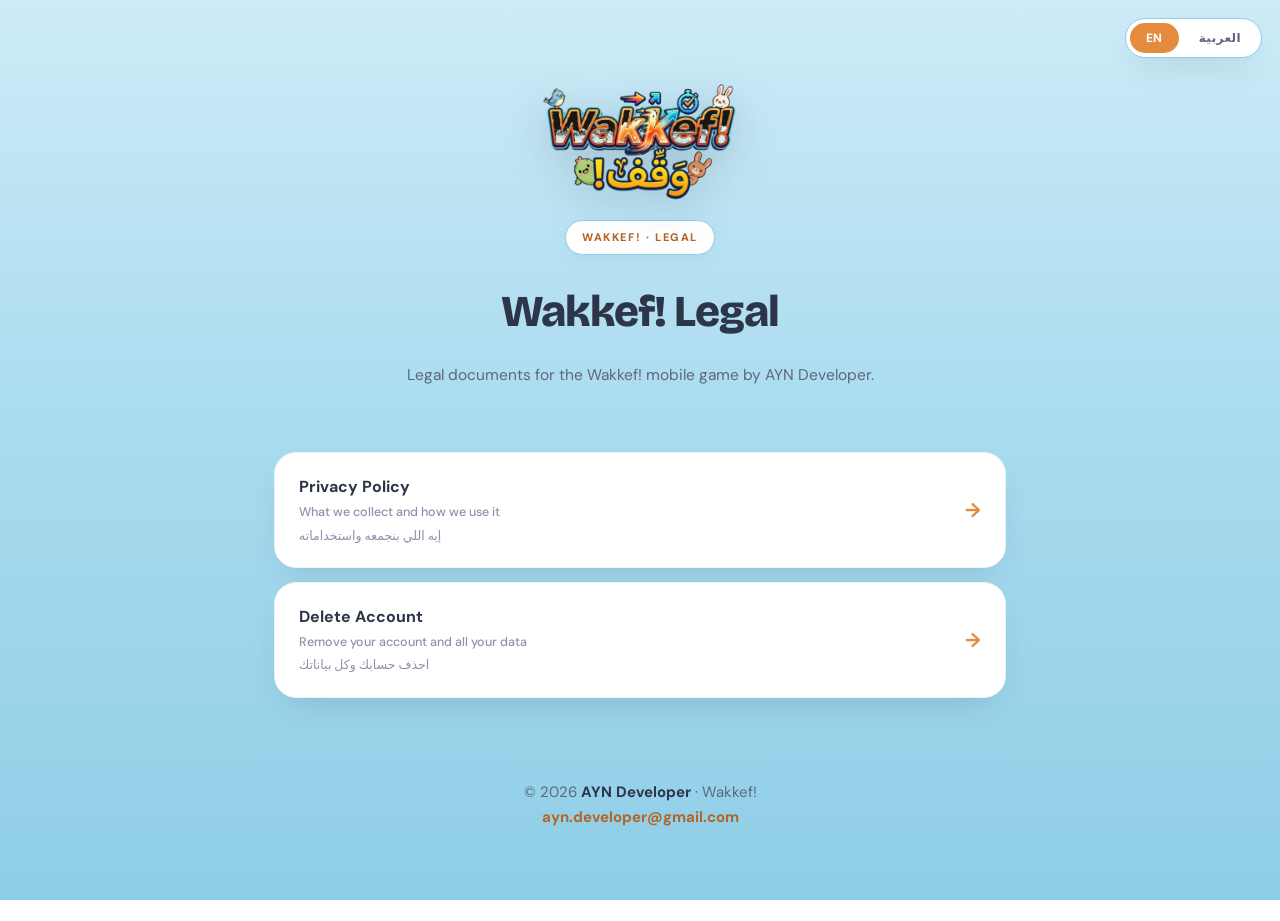
<file: index.html>
<!DOCTYPE html>
<html lang="en">
<head>
  <meta charset="UTF-8" />
  <meta name="viewport" content="width=device-width, initial-scale=1.0" />
  <meta name="robots" content="index,follow" />
  <title>Wakkef! · Legal</title>
  <meta name="description" content="Legal documents for the Wakkef! mobile game by AYN Developer — Privacy Policy and Account Deletion." />
  <link rel="preconnect" href="https://fonts.googleapis.com" />
  <link rel="preconnect" href="https://fonts.gstatic.com" crossorigin />
  <link
    href="https://fonts.googleapis.com/css2?family=Bricolage+Grotesque:opsz,wght@12..96,400..800&family=DM+Sans:wght@400;500;600;700;800&family=Cairo:wght@400;600;800;900&family=El+Messiri:wght@600;700&display=swap"
    rel="stylesheet"
  />
  <link rel="stylesheet" href="assets/style.css" />
</head>
<body class="en">
  <div class="lang-toggle">
    <button id="btn-en" class="active" onclick="setLang('en')">EN</button>
    <button id="btn-ar" onclick="setLang('ar')">العربية</button>
  </div>

  <div class="page">
    <header class="hero">
      <img class="logo" src="assets/logo.png" alt="Wakkef!" />

      <span class="badge lang-en">Wakkef! · Legal</span>
      <span class="badge lang-ar">وقّف! · القانونية</span>

      <h1 class="lang-en">Wakkef! Legal</h1>
      <h1 class="lang-ar">المستندات القانونية</h1>

      <p class="subtitle lang-en">
        Legal documents for the Wakkef! mobile game by AYN Developer.
      </p>
      <p class="subtitle lang-ar">
        المستندات القانونية الخاصة بلعبة وقّف! من AYN Developer.
      </p>
    </header>

    <div class="hub-links">
      <a href="privacy/">
        <span>
          <span class="lang-en">Privacy Policy</span>
          <span class="lang-ar">سياسة الخصوصية</span>
          <span class="sub lang-en">What we collect and how we use it</span>
          <span class="sub lang-ar">إيه اللي بنجمعه واستخداماته</span>
        </span>
        <span class="arrow">→</span>
      </a>
      <a href="delete-account/">
        <span>
          <span class="lang-en">Delete Account</span>
          <span class="lang-ar">حذف الحساب</span>
          <span class="sub lang-en">Remove your account and all your data</span>
          <span class="sub lang-ar">احذف حسابك وكل بياناتك</span>
        </span>
        <span class="arrow">→</span>
      </a>
    </div>

    <footer>
      <p>
        © 2026 <strong>AYN Developer</strong> · Wakkef!
        <br />
        <a href="mailto:ayn.developer@gmail.com">ayn.developer@gmail.com</a>
      </p>
    </footer>
  </div>

  <script>
    function setLang(lang) {
      document.body.className = lang;
      document.documentElement.lang = lang === 'ar' ? 'ar' : 'en';
      document.getElementById('btn-en').classList.toggle('active', lang === 'en');
      document.getElementById('btn-ar').classList.toggle('active', lang === 'ar');
      try { localStorage.setItem('wakkef.legal.lang', lang); } catch (e) {}
    }
    (function () {
      let saved = null;
      try { saved = localStorage.getItem('wakkef.legal.lang'); } catch (e) {}
      const initial = saved || (navigator.language && navigator.language.startsWith('ar') ? 'ar' : 'en');
      setLang(initial);
    })();
  </script>
</body>
</html>
</file>
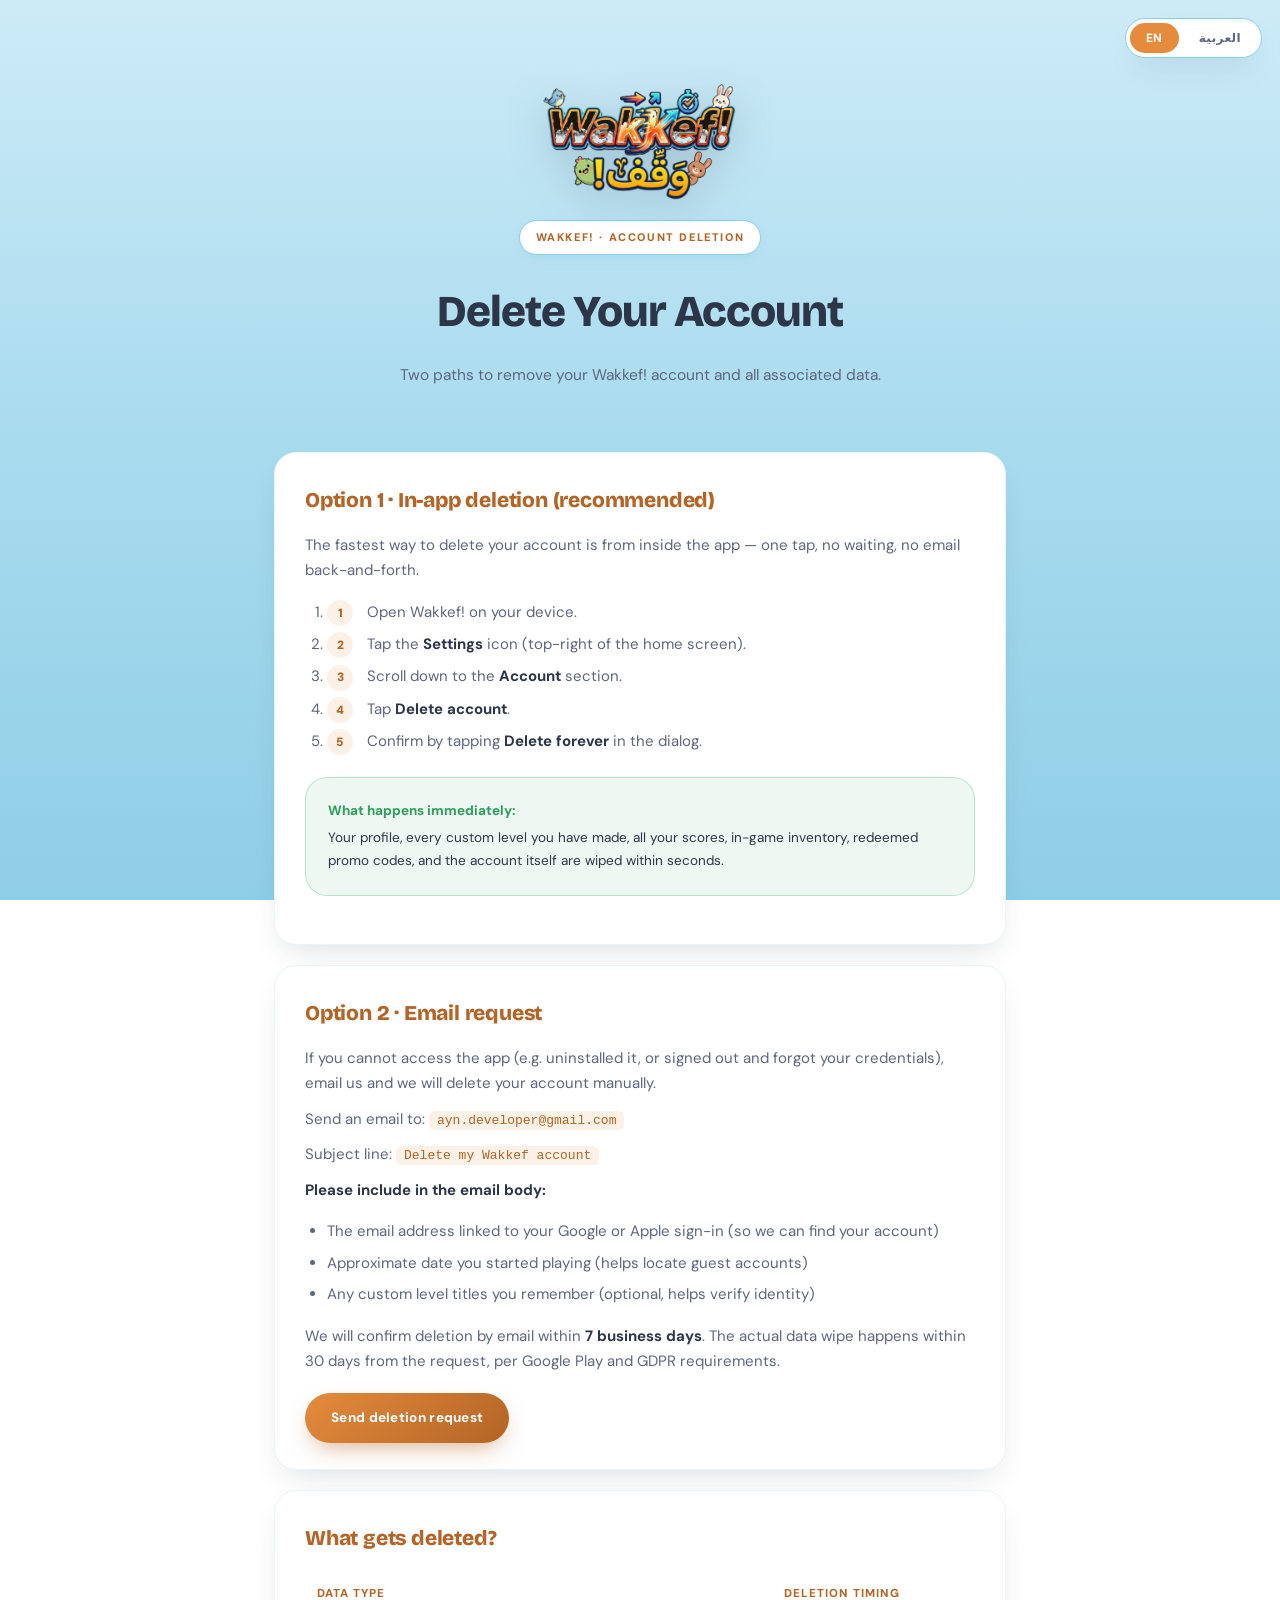
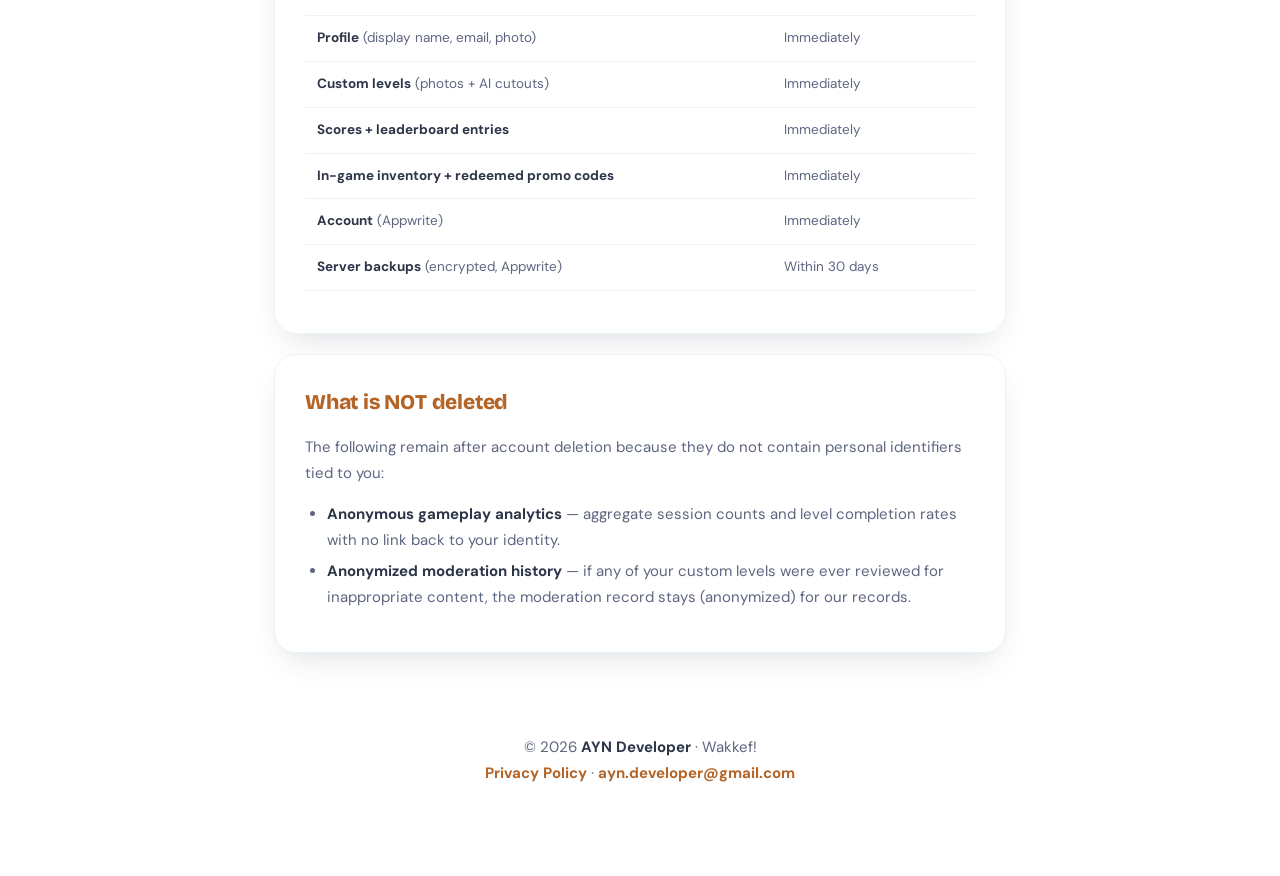
<file: delete-account/index.html>
<!DOCTYPE html>
<html lang="en">
<head>
  <meta charset="UTF-8" />
  <meta name="viewport" content="width=device-width, initial-scale=1.0" />
  <meta name="robots" content="index,follow" />
  <title>Delete Account · Wakkef!</title>
  <meta name="description" content="Request deletion of your Wakkef! account and all associated data." />
  <link rel="preconnect" href="https://fonts.googleapis.com" />
  <link rel="preconnect" href="https://fonts.gstatic.com" crossorigin />
  <link
    href="https://fonts.googleapis.com/css2?family=Bricolage+Grotesque:opsz,wght@12..96,400..800&family=DM+Sans:wght@400;500;600;700;800&family=Cairo:wght@400;600;800;900&family=El+Messiri:wght@600;700&display=swap"
    rel="stylesheet"
  />
  <link rel="stylesheet" href="../assets/style.css" />
</head>
<body class="en">
  <div class="lang-toggle">
    <button id="btn-en" class="active" onclick="setLang('en')">EN</button>
    <button id="btn-ar" onclick="setLang('ar')">العربية</button>
  </div>

  <div class="page">
    <header class="hero">
      <img class="logo" src="../assets/logo.png" alt="Wakkef!" />

      <span class="badge lang-en">Wakkef! · Account Deletion</span>
      <span class="badge lang-ar">وقّف! · حذف الحساب</span>

      <h1 class="lang-en">Delete Your Account</h1>
      <h1 class="lang-ar">حذف حسابك</h1>

      <p class="subtitle lang-en">
        Two paths to remove your Wakkef! account and all associated data.
      </p>
      <p class="subtitle lang-ar">
        طريقتان لحذف حسابك في "وقّف!" وكل البيانات المرتبطة بيه.
      </p>
    </header>

    <!-- ENGLISH -->
    <div class="lang-en">
      <section>
        <h2>Option 1 · In-app deletion (recommended)</h2>
        <p>
          The fastest way to delete your account is from inside the app —
          one tap, no waiting, no email back-and-forth.
        </p>
        <ol>
          <li><span class="step-num">1</span> Open Wakkef! on your device.</li>
          <li><span class="step-num">2</span> Tap the <strong>Settings</strong> icon (top-right of the home screen).</li>
          <li><span class="step-num">3</span> Scroll down to the <strong>Account</strong> section.</li>
          <li><span class="step-num">4</span> Tap <strong>Delete account</strong>.</li>
          <li><span class="step-num">5</span> Confirm by tapping <strong>Delete forever</strong> in the dialog.</li>
        </ol>
        <div class="info-box">
          <p><strong>What happens immediately:</strong></p>
          <p>Your profile, every custom level you have made, all your scores, in-game inventory, redeemed promo codes, and the account itself are wiped within seconds.</p>
        </div>
      </section>

      <section>
        <h2>Option 2 · Email request</h2>
        <p>
          If you cannot access the app (e.g. uninstalled it, or signed out and forgot your credentials), email us and we will delete your account manually.
        </p>
        <p>Send an email to: <span class="mono">ayn.developer@gmail.com</span></p>
        <p>Subject line: <span class="mono">Delete my Wakkef account</span></p>
        <p><strong>Please include in the email body:</strong></p>
        <ul>
          <li>The email address linked to your Google or Apple sign-in (so we can find your account)</li>
          <li>Approximate date you started playing (helps locate guest accounts)</li>
          <li>Any custom level titles you remember (optional, helps verify identity)</li>
        </ul>
        <p>
          We will confirm deletion by email within <strong>7 business days</strong>. The actual data wipe happens within 30 days from the request, per Google Play and GDPR requirements.
        </p>
        <a class="cta" href="mailto:ayn.developer@gmail.com?subject=Delete%20my%20Wakkef%20account&body=Please%20delete%20my%20Wakkef%20account%20and%20all%20associated%20data.%0A%0AEmail%20linked%20to%20account%3A%20%0AApproximate%20start%20date%3A%20%0ACustom%20level%20titles%20I%20remember%3A%20">Send deletion request</a>
      </section>

      <section>
        <h2>What gets deleted?</h2>
        <div class="table-wrap">
          <table>
            <thead>
              <tr><th>Data type</th><th>Deletion timing</th></tr>
            </thead>
            <tbody>
              <tr><td><strong>Profile</strong> (display name, email, photo)</td><td>Immediately</td></tr>
              <tr><td><strong>Custom levels</strong> (photos + AI cutouts)</td><td>Immediately</td></tr>
              <tr><td><strong>Scores + leaderboard entries</strong></td><td>Immediately</td></tr>
              <tr><td><strong>In-game inventory + redeemed promo codes</strong></td><td>Immediately</td></tr>
              <tr><td><strong>Account</strong> (Appwrite)</td><td>Immediately</td></tr>
              <tr><td><strong>Server backups</strong> (encrypted, Appwrite)</td><td>Within 30 days</td></tr>
            </tbody>
          </table>
        </div>
      </section>

      <section>
        <h2>What is NOT deleted</h2>
        <p>
          The following remain after account deletion because they do not contain personal identifiers tied to you:
        </p>
        <ul>
          <li><strong>Anonymous gameplay analytics</strong> — aggregate session counts and level completion rates with no link back to your identity.</li>
          <li><strong>Anonymized moderation history</strong> — if any of your custom levels were ever reviewed for inappropriate content, the moderation record stays (anonymized) for our records.</li>
        </ul>
      </section>
    </div>

    <!-- ARABIC -->
    <div class="lang-ar">
      <section>
        <h2>الطريقة الأولى - الحذف من داخل اللعبة (موصى بها)</h2>
        <p>
          أسرع طريقة لحذف حسابك من جوا اللعبة نفسها - ضغطة واحدة،
          من غير انتظار، من غير ايميلات.
        </p>
        <ol>
          <li><span class="step-num">١</span> افتح لعبة "وقّف!" على جهازك.</li>
          <li><span class="step-num">٢</span> اضغط على أيقونة <strong>الإعدادات</strong> (فوق يمين الشاشة الرئيسية).</li>
          <li><span class="step-num">٣</span> انزل لقسم <strong>Account</strong>.</li>
          <li><span class="step-num">٤</span> اضغط <strong>Delete account</strong>.</li>
          <li><span class="step-num">٥</span> أكّد بالضغط على <strong>Delete forever</strong> في النافذة.</li>
        </ol>
        <div class="info-box">
          <p><strong>اللي بيتمسح في نفس اللحظة:</strong></p>
          <p>ملفك الشخصي، كل الـ levels اللي عملتها، كل النقاط، الـ inventory، الـ promo codes، والحساب نفسه - كله بيتمسح خلال ثواني.</p>
        </div>
      </section>

      <section>
        <h2>الطريقة الثانية - طلب عن طريق الإيميل</h2>
        <p>
          لو ما قدرتش توصل للعبة (مثلاً مسحت التطبيق، أو نسيت بيانات الدخول)، ابعتلنا ايميل وإحنا هنحذف حسابك يدوياً.
        </p>
        <p>ابعت على: <span class="mono">ayn.developer@gmail.com</span></p>
        <p>العنوان (Subject): <span class="mono">Delete my Wakkef account</span></p>
        <p><strong>اكتب في جسم الإيميل:</strong></p>
        <ul>
          <li>الإيميل اللي مربوط بحساب Google أو Apple بتاعك (عشان نلاقي حسابك)</li>
          <li>تاريخ تقريبي لما بدأت تلعب (يساعد في إيجاد حسابات الـ guests)</li>
          <li>أسماء أي custom levels فاكرها (اختياري، يساعد في التحقق من هويتك)</li>
        </ul>
        <p>
          هنرد على ايميلك بتأكيد الحذف خلال <strong>٧ أيام عمل</strong>. الحذف الفعلي للبيانات بيحصل خلال ٣٠ يوم من الطلب، حسب متطلبات Google Play و GDPR.
        </p>
        <a class="cta" href="mailto:ayn.developer@gmail.com?subject=Delete%20my%20Wakkef%20account&body=Please%20delete%20my%20Wakkef%20account%20and%20all%20associated%20data.%0A%0AEmail%20linked%20to%20account%3A%20%0AApproximate%20start%20date%3A%20%0ACustom%20level%20titles%20I%20remember%3A%20">ابعت طلب الحذف</a>
      </section>

      <section>
        <h2>اللي بيتمسح بالضبط</h2>
        <div class="table-wrap">
          <table>
            <thead>
              <tr><th>نوع البيانات</th><th>توقيت الحذف</th></tr>
            </thead>
            <tbody>
              <tr><td><strong>الملف الشخصي</strong> (الاسم، الإيميل، صورة البروفايل)</td><td>فوراً</td></tr>
              <tr><td><strong>الـ Custom levels</strong> (الصور + الـ cutouts)</td><td>فوراً</td></tr>
              <tr><td><strong>النقاط + leaderboard</strong></td><td>فوراً</td></tr>
              <tr><td><strong>الـ inventory + الـ promo codes المفعّلة</strong></td><td>فوراً</td></tr>
              <tr><td><strong>الحساب</strong> (Appwrite)</td><td>فوراً</td></tr>
              <tr><td><strong>النسخ الاحتياطية على السيرفر</strong> (مشفّرة، Appwrite)</td><td>خلال ٣٠ يوم</td></tr>
            </tbody>
          </table>
        </div>
      </section>

      <section>
        <h2>اللي مش بيتمسح</h2>
        <p>الحاجات دي بتفضل بعد الحذف لأنها مش مربوطة بهويتك الشخصية:</p>
        <ul>
          <li><strong>إحصائيات اللعب المجمّعة</strong> - أعداد جلسات اللعب الإجمالية ونسب إكمال الـ levels، بدون أي ربط بهويتك.</li>
          <li><strong>سجل مراجعة المحتوى</strong> - لو أي من الـ levels بتاعتك تم مراجعتها سابقاً للمحتوى المخالف، السجل بيفضل (مجهول الهوية) للأغراض الرقابية.</li>
        </ul>
      </section>
    </div>

    <footer>
      <p>
        © 2026 <strong>AYN Developer</strong> · Wakkef!
        <br />
        <a href="../privacy/">
          <span class="lang-en">Privacy Policy</span>
          <span class="lang-ar">سياسة الخصوصية</span>
        </a>
        ·
        <a href="mailto:ayn.developer@gmail.com">ayn.developer@gmail.com</a>
      </p>
    </footer>
  </div>

  <script>
    function setLang(lang) {
      document.body.className = lang;
      document.documentElement.lang = lang === 'ar' ? 'ar' : 'en';
      document.getElementById('btn-en').classList.toggle('active', lang === 'en');
      document.getElementById('btn-ar').classList.toggle('active', lang === 'ar');
      try { localStorage.setItem('wakkef.legal.lang', lang); } catch (e) {}
    }
    (function () {
      let saved = null;
      try { saved = localStorage.getItem('wakkef.legal.lang'); } catch (e) {}
      const initial = saved || (navigator.language && navigator.language.startsWith('ar') ? 'ar' : 'en');
      setLang(initial);
    })();
  </script>
</body>
</html>
</file>
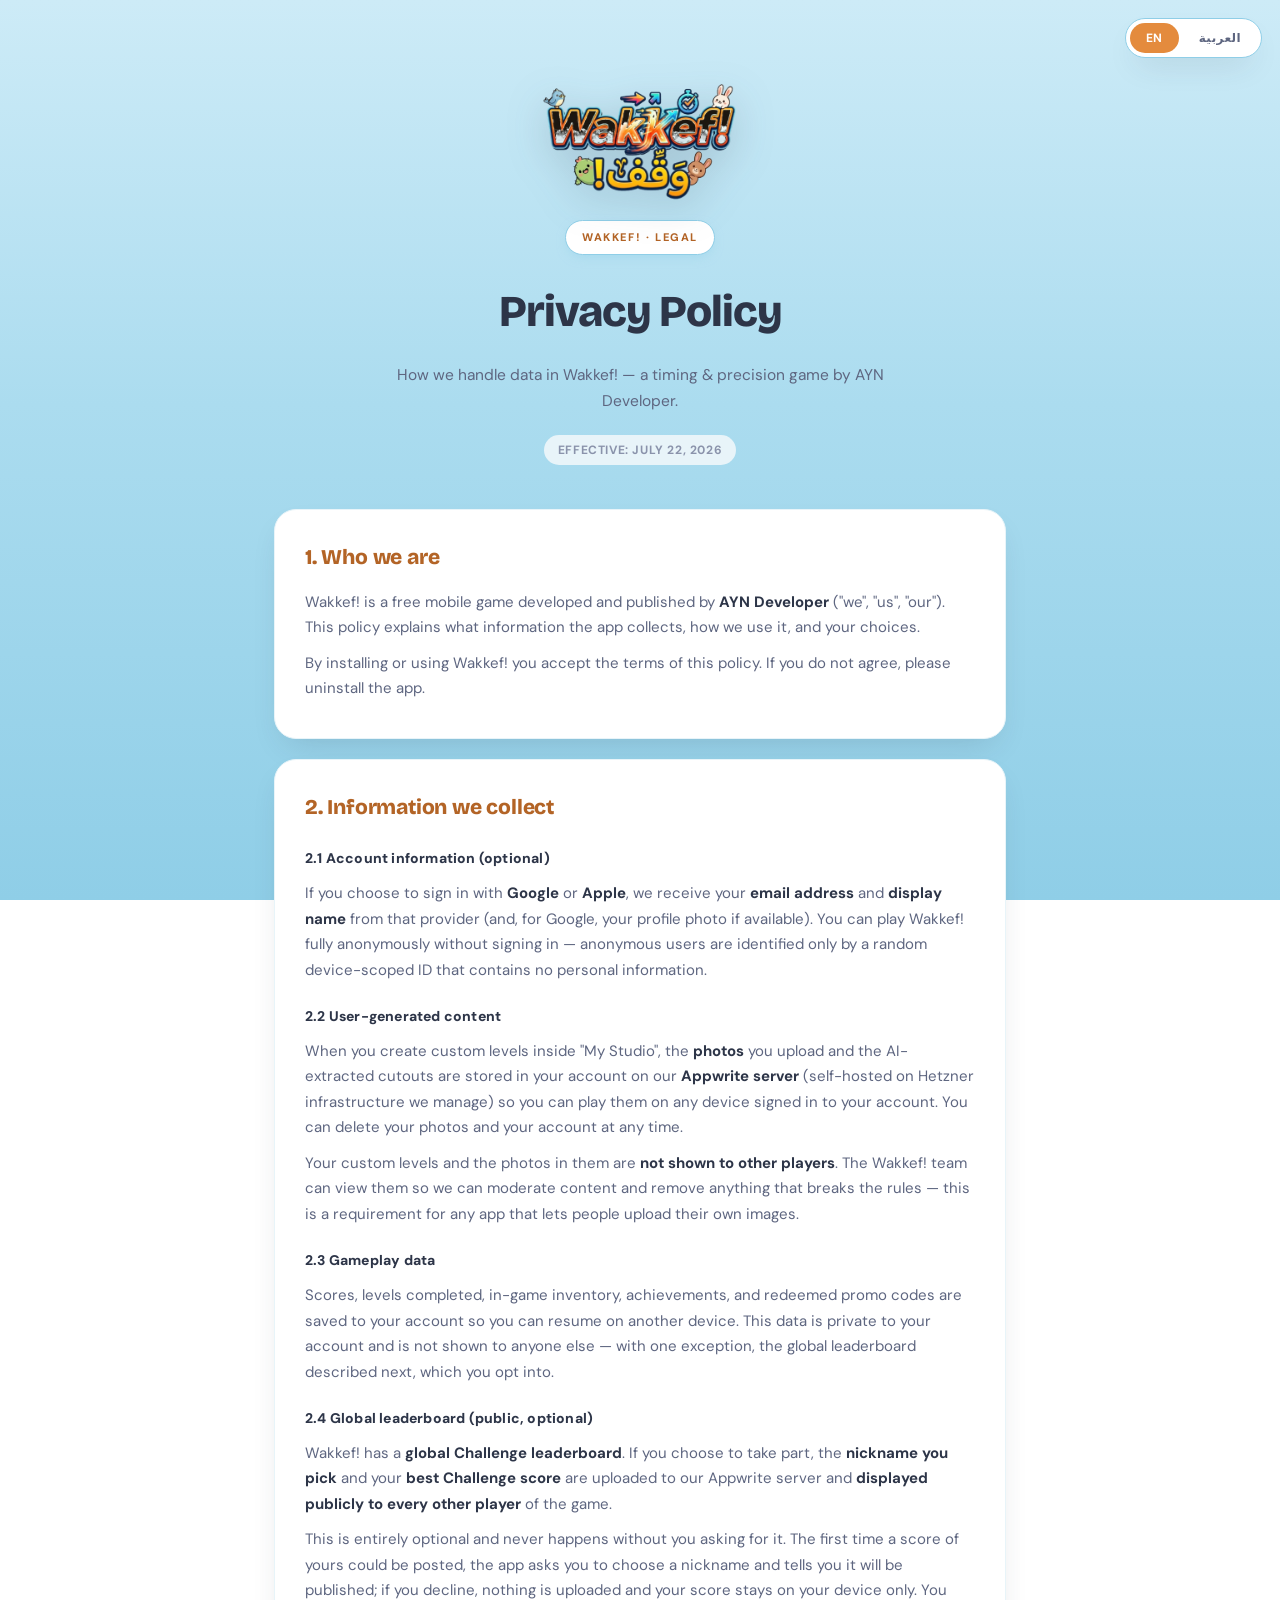
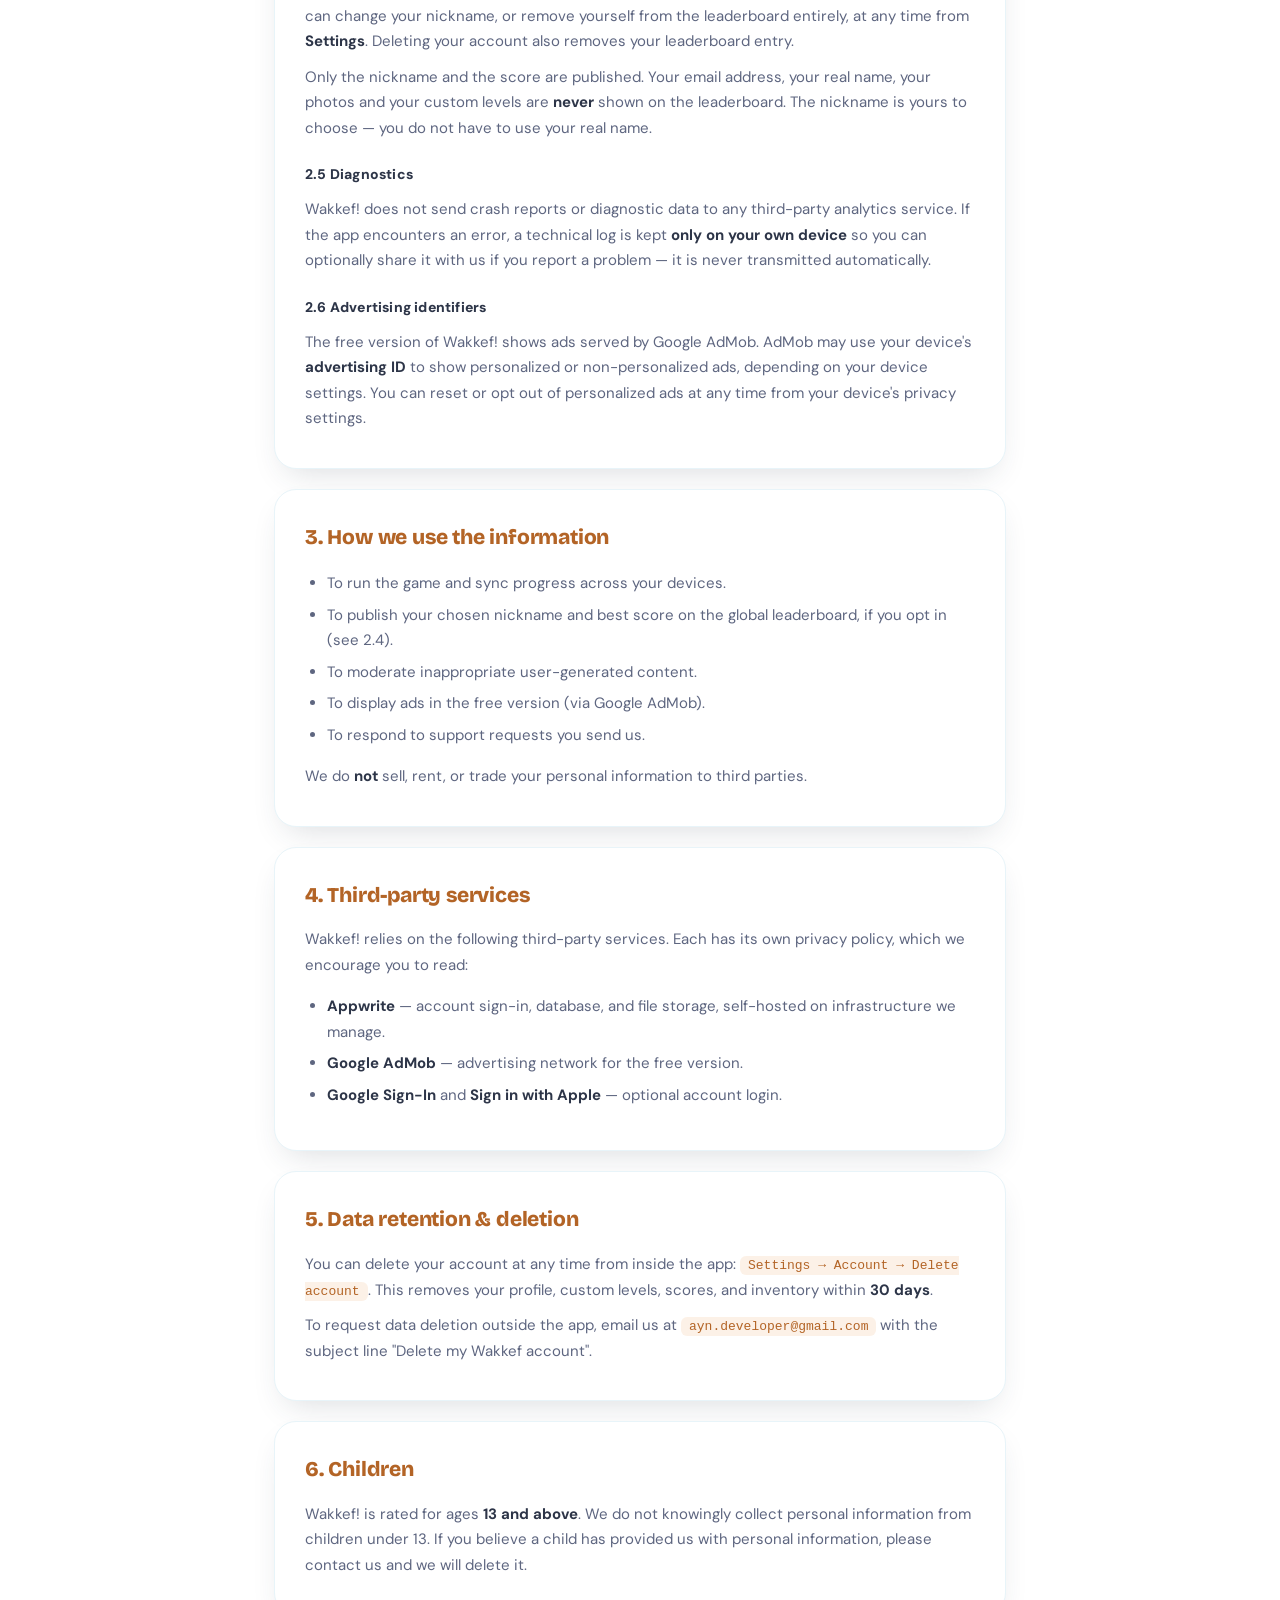
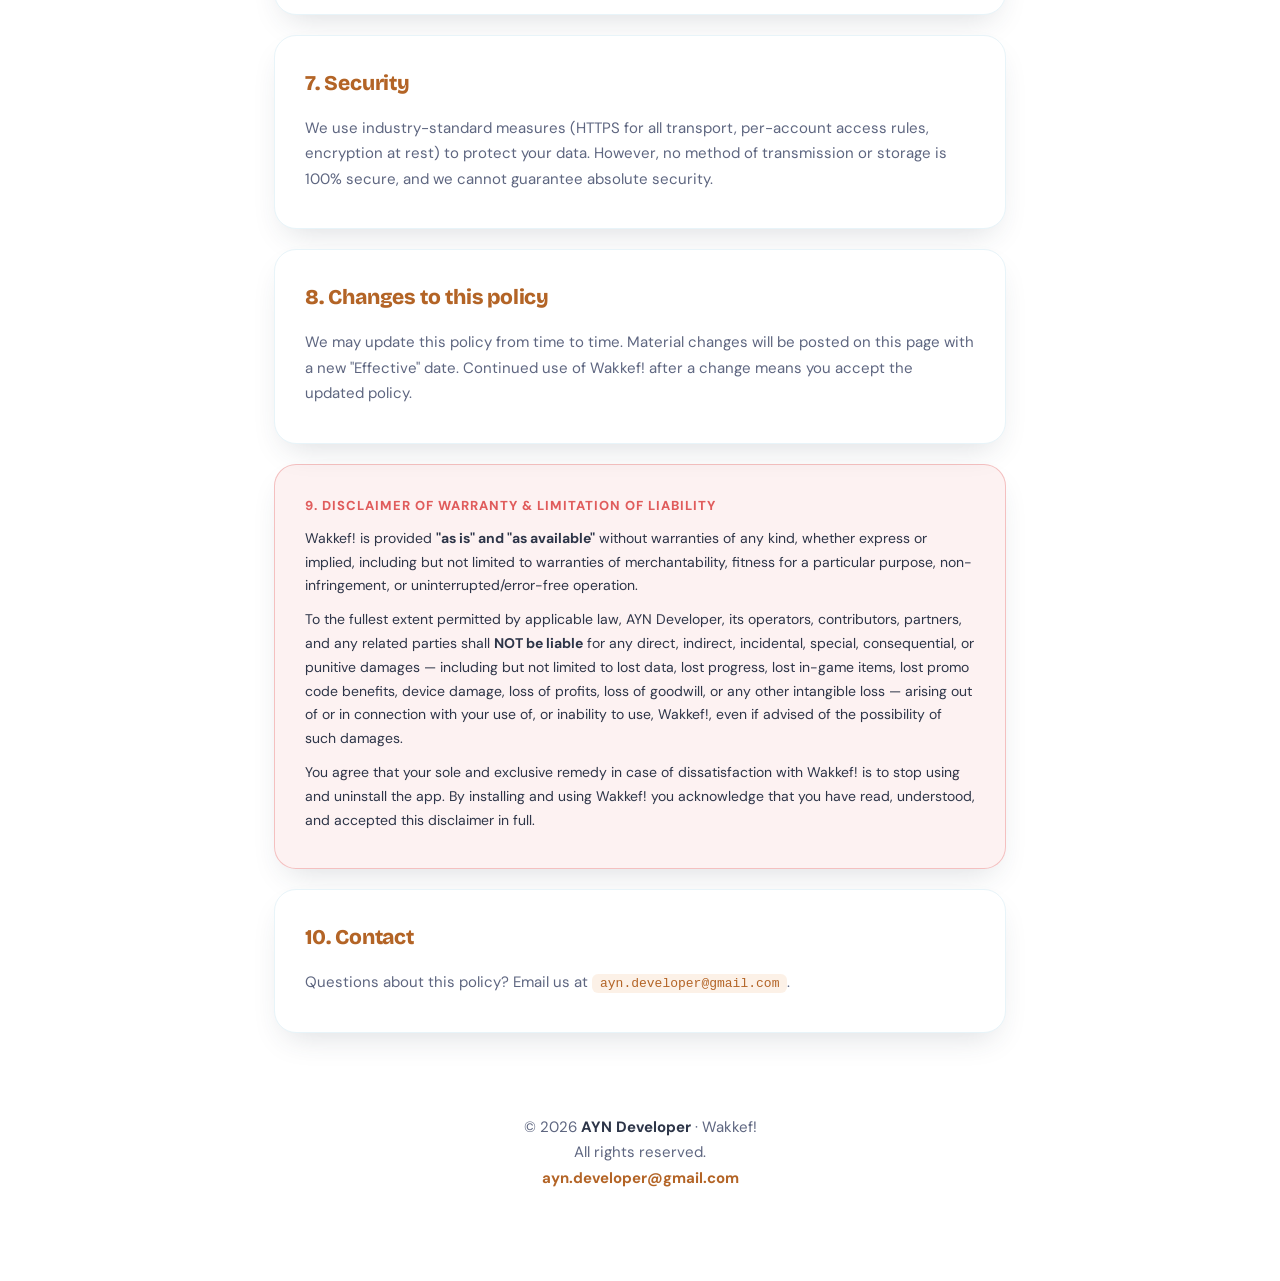
<file: privacy/index.html>
<!DOCTYPE html>
<html lang="en">
<head>
  <meta charset="UTF-8" />
  <meta name="viewport" content="width=device-width, initial-scale=1.0" />
  <meta name="robots" content="index,follow" />
  <title>Privacy Policy · Wakkef!</title>
  <meta name="description" content="Privacy Policy for Wakkef! — a timing and precision mobile game by AYN Developer." />
  <link rel="preconnect" href="https://fonts.googleapis.com" />
  <link rel="preconnect" href="https://fonts.gstatic.com" crossorigin />
  <link
    href="https://fonts.googleapis.com/css2?family=Bricolage+Grotesque:opsz,wght@12..96,400..800&family=DM+Sans:wght@400;500;600;700;800&family=Cairo:wght@400;600;800;900&family=El+Messiri:wght@600;700&display=swap"
    rel="stylesheet"
  />
  <link rel="stylesheet" href="../assets/style.css" />
</head>
<body class="en">
  <div class="lang-toggle">
    <button id="btn-en" class="active" onclick="setLang('en')">EN</button>
    <button id="btn-ar" onclick="setLang('ar')">العربية</button>
  </div>

  <div class="page">
    <!-- ═════════════════════════════════════════════════ -->
    <!-- HEADER -->
    <!-- ═════════════════════════════════════════════════ -->
    <header class="hero">
      <img class="logo" src="../assets/logo.png" alt="Wakkef!" />

      <span class="badge lang-en">Wakkef! · Legal</span>
      <span class="badge lang-ar">وقّف! · القانونية</span>

      <h1 class="lang-en">Privacy Policy</h1>
      <h1 class="lang-ar">سياسة الخصوصية</h1>

      <p class="subtitle lang-en">
        How we handle data in Wakkef! — a timing &amp; precision game by
        AYN Developer.
      </p>
      <p class="subtitle lang-ar">
        كيف نتعامل مع بياناتك داخل لعبة وقّف! — لعبة الدقة والتوقيت
        من AYN Developer.
      </p>

      <span class="updated lang-en">Effective: July 22, 2026</span>
      <span class="updated lang-ar">سارية من: 22 يوليو 2026</span>
    </header>

    <!-- ═════════════════════════════════════════════════ -->
    <!-- ENGLISH VERSION -->
    <!-- ═════════════════════════════════════════════════ -->
    <div class="lang-en">

      <section>
        <h2>1. Who we are</h2>
        <p>
          Wakkef! is a free mobile game developed and published by
          <strong>AYN Developer</strong> ("we", "us", "our"). This policy
          explains what information the app collects, how we use it, and
          your choices.
        </p>
        <p>
          By installing or using Wakkef! you accept the terms of this
          policy. If you do not agree, please uninstall the app.
        </p>
      </section>

      <section>
        <h2>2. Information we collect</h2>

        <h3>2.1 Account information (optional)</h3>
        <p>
          If you choose to sign in with <strong>Google</strong> or
          <strong>Apple</strong>, we receive your <strong>email
          address</strong> and <strong>display name</strong> from that
          provider (and, for Google, your profile photo if available). You
          can play Wakkef! fully anonymously without signing in —
          anonymous users are identified only by a random device-scoped ID
          that contains no personal information.
        </p>

        <h3>2.2 User-generated content</h3>
        <p>
          When you create custom levels inside "My Studio", the
          <strong>photos</strong> you upload and the AI-extracted cutouts
          are stored in your account on our <strong>Appwrite server</strong>
          (self-hosted on Hetzner infrastructure we manage) so you can play
          them on any device signed in to your account. You can delete
          your photos and your account at any time.
        </p>
        <p>
          Your custom levels and the photos in them are
          <strong>not shown to other players</strong>. The Wakkef! team
          can view them so we can moderate content and remove anything
          that breaks the rules — this is a requirement for any app that
          lets people upload their own images.
        </p>

        <h3>2.3 Gameplay data</h3>
        <p>
          Scores, levels completed, in-game inventory, achievements, and
          redeemed promo codes are saved to your account so you can resume
          on another device. This data is private to your account and is
          not shown to anyone else — with one exception, the global
          leaderboard described next, which you opt into.
        </p>

        <h3>2.4 Global leaderboard (public, optional)</h3>
        <p>
          Wakkef! has a <strong>global Challenge leaderboard</strong>. If
          you choose to take part, the <strong>nickname you pick</strong>
          and your <strong>best Challenge score</strong> are uploaded to
          our Appwrite server and <strong>displayed publicly to every
          other player</strong> of the game.
        </p>
        <p>
          This is entirely optional and never happens without you asking
          for it. The first time a score of yours could be posted, the app
          asks you to choose a nickname and tells you it will be published;
          if you decline, nothing is uploaded and your score stays on your
          device only. You can change your nickname, or remove yourself
          from the leaderboard entirely, at any time from
          <strong>Settings</strong>. Deleting your account also removes
          your leaderboard entry.
        </p>
        <p>
          Only the nickname and the score are published. Your email
          address, your real name, your photos and your custom levels are
          <strong>never</strong> shown on the leaderboard. The nickname is
          yours to choose — you do not have to use your real name.
        </p>

        <h3>2.5 Diagnostics</h3>
        <p>
          Wakkef! does not send crash reports or diagnostic data to any
          third-party analytics service. If the app encounters an error, a
          technical log is kept <strong>only on your own device</strong> so
          you can optionally share it with us if you report a problem —
          it is never transmitted automatically.
        </p>

        <h3>2.6 Advertising identifiers</h3>
        <p>
          The free version of Wakkef! shows ads served by Google AdMob.
          AdMob may use your device's <strong>advertising ID</strong> to
          show personalized or non-personalized ads, depending on your
          device settings. You can reset or opt out of personalized ads
          at any time from your device's privacy settings.
        </p>
      </section>

      <section>
        <h2>3. How we use the information</h2>
        <ul>
          <li>To run the game and sync progress across your devices.</li>
          <li>To publish your chosen nickname and best score on the
              global leaderboard, if you opt in (see 2.4).</li>
          <li>To moderate inappropriate user-generated content.</li>
          <li>To display ads in the free version (via Google AdMob).</li>
          <li>To respond to support requests you send us.</li>
        </ul>
        <p>
          We do <strong>not</strong> sell, rent, or trade your personal
          information to third parties.
        </p>
      </section>

      <section>
        <h2>4. Third-party services</h2>
        <p>
          Wakkef! relies on the following third-party services. Each has
          its own privacy policy, which we encourage you to read:
        </p>
        <ul>
          <li>
            <strong>Appwrite</strong> — account sign-in, database, and file
            storage, self-hosted on infrastructure we manage.
          </li>
          <li>
            <strong>Google AdMob</strong> — advertising network for the
            free version.
          </li>
          <li>
            <strong>Google Sign-In</strong> and <strong>Sign in with
            Apple</strong> — optional account login.
          </li>
        </ul>
      </section>

      <section>
        <h2>5. Data retention &amp; deletion</h2>
        <p>
          You can delete your account at any time from inside the app:
          <span class="mono">Settings → Account → Delete account</span>.
          This removes your profile, custom levels, scores, and inventory
          within <strong>30 days</strong>.
        </p>
        <p>
          To request data deletion outside the app, email us at
          <span class="mono">ayn.developer@gmail.com</span> with the
          subject line "Delete my Wakkef account".
        </p>
      </section>

      <section>
        <h2>6. Children</h2>
        <p>
          Wakkef! is rated for ages <strong>13 and above</strong>. We do
          not knowingly collect personal information from children under
          13. If you believe a child has provided us with personal
          information, please contact us and we will delete it.
        </p>
      </section>

      <section>
        <h2>7. Security</h2>
        <p>
          We use industry-standard measures (HTTPS for all transport,
          per-account access rules, encryption at rest) to protect your
          data. However, no method of transmission or storage is 100%
          secure, and we cannot guarantee absolute security.
        </p>
      </section>

      <section>
        <h2>8. Changes to this policy</h2>
        <p>
          We may update this policy from time to time. Material changes
          will be posted on this page with a new "Effective" date.
          Continued use of Wakkef! after a change means you accept the
          updated policy.
        </p>
      </section>

      <section class="disclaimer">
        <h3>9. Disclaimer of Warranty &amp; Limitation of Liability</h3>
        <p>
          Wakkef! is provided <strong>"as is" and "as available"</strong>
          without warranties of any kind, whether express or implied,
          including but not limited to warranties of merchantability,
          fitness for a particular purpose, non-infringement, or
          uninterrupted/error-free operation.
        </p>
        <p>
          To the fullest extent permitted by applicable law, AYN
          Developer, its operators, contributors, partners, and any
          related parties shall <strong>NOT be liable</strong> for any
          direct, indirect, incidental, special, consequential, or
          punitive damages — including but not limited to lost data, lost
          progress, lost in-game items, lost promo code benefits, device
          damage, loss of profits, loss of goodwill, or any other
          intangible loss — arising out of or in connection with your use
          of, or inability to use, Wakkef!, even if advised of the
          possibility of such damages.
        </p>
        <p>
          You agree that your sole and exclusive remedy in case of
          dissatisfaction with Wakkef! is to stop using and uninstall the
          app. By installing and using Wakkef! you acknowledge that you
          have read, understood, and accepted this disclaimer in full.
        </p>
      </section>

      <section>
        <h2>10. Contact</h2>
        <p>
          Questions about this policy? Email us at
          <span class="mono">ayn.developer@gmail.com</span>.
        </p>
      </section>
    </div>

    <!-- ═════════════════════════════════════════════════ -->
    <!-- ARABIC VERSION -->
    <!-- ═════════════════════════════════════════════════ -->
    <div class="lang-ar">

      <section>
        <h2>١. عن الناشر</h2>
        <p>
          "وقّف!" لعبة موبايل مجانية مطوّرة ومنشورة بواسطة
          <strong>AYN Developer</strong> ("نحن"). سياسة الخصوصية دي
          بتشرح أنواع البيانات اللي اللعبة بتجمعها، إزاي بنستخدمها،
          والخيارات المتاحة لك.
        </p>
        <p>
          بتثبيتك أو استخدامك للعبة "وقّف!" أنت بتوافق على شروط السياسة
          دي. لو مش موافق، من فضلك امسح اللعبة.
        </p>
      </section>

      <section>
        <h2>٢. البيانات اللي بنجمعها</h2>

        <h3>٢.١ بيانات الحساب (اختياري)</h3>
        <p>
          لو اخترت تسجّل دخولك بحساب <strong>Google</strong> أو
          <strong>Apple</strong>، بنستلم منه <strong>الإيميل</strong>
          و<strong>اسم العرض</strong> (ولو Google، صورة البروفايل لو
          موجودة). وتقدر تلعب "وقّف!" بشكل كامل بدون تسجيل دخول — في
          الحالة دي بيتعرفلك ID عشوائي مربوط بالجهاز فقط، من غير أي
          معلومات شخصية.
        </p>

        <h3>٢.٢ المحتوى اللي بتعمله</h3>
        <p>
          لما بتعمل levels مخصصة من خلال "My Studio"، الـ
          <strong>صور</strong> اللي بترفعها والـ cutouts المستخرجة
          منها بالذكاء الاصطناعي بتتخزن في حسابك على
          <strong>سيرفر Appwrite</strong> بتاعنا (مُستضاف ذاتيًا على
          بنية تحتية بنديرها إحنا) عشان تقدر تلعبها من أي جهاز مسجل
          دخوله بحسابك. وتقدر تحذف صورك وحسابك في أي وقت.
        </p>
        <p>
          المراحل اللي بتعملها والصور اللي جواها
          <strong>مبتظهرش للاعبين التانيين</strong>. فريق وقّف! بيقدر
          يشوفها عشان نراجع المحتوى ونشيل أي حاجة مخالفة — وده مطلوب في
          أي تطبيق بيسمح للناس ترفع صورها.
        </p>

        <h3>٢.٣ بيانات اللعب</h3>
        <p>
          النقاط، الـ levels اللي خلصتها، الـ inventory، الإنجازات،
          والـ promo codes اللي فعّلتها بتتحفظ على حسابك عشان تكمّل من
          نفس النقطة على أي جهاز تاني. البيانات دي خاصة بحسابك ومحدش
          تاني بيشوفها — ما عدا حاجة واحدة، لوحة المتصدرين العامة
          الموضّحة تحت، واللي إنت بتختار تشارك فيها بنفسك.
        </p>

        <h3>٢.٤ لوحة المتصدرين العالمية (عامة، اختيارية)</h3>
        <p>
          في "وقّف!" فيه <strong>لوحة متصدرين عالمية</strong> لتحدي
          Challenge. لو اخترت تشارك فيها، <strong>الاسم اللي تختاره</strong>
          و<strong>أعلى نتيجة ليك</strong> بيترفعوا على سيرفر Appwrite
          بتاعنا و<strong>بيظهروا لكل لاعبي اللعبة</strong>.
        </p>
        <p>
          ده اختياري تمامًا ومش بيحصل من غير ما تطلبه. أول مرة تكون فيها
          نتيجتك مؤهلة للنشر، اللعبة بتسألك تختار اسم وبتقولك إنه هيتنشر؛
          لو رفضت، مفيش أي حاجة بتترفع ونتيجتك بتفضل على جهازك بس. وتقدر
          تغيّر الاسم، أو تشيل نفسك من اللوحة خالص، في أي وقت من
          <strong>الإعدادات</strong>. وحذف حسابك بيشيل صفّك من اللوحة كمان.
        </p>
        <p>
          الاسم والنتيجة بس هما اللي بيتنشروا. إيميلك، اسمك الحقيقي، صورك،
          والمراحل اللي عملتها <strong>مبيظهروش أبدًا</strong> على اللوحة.
          والاسم إنت اللي تختاره — مش لازم يكون اسمك الحقيقي.
        </p>

        <h3>٢.٥ التشخيصات</h3>
        <p>
          "وقّف!" مبيبعتش تقارير أعطال أو بيانات تشخيصية لأي خدمة تحليل
          خارجية. لو اللعبة واجهت مشكلة، بيتحفظ سجل تقني <strong>على
          جهازك بس</strong> عشان تقدر تشاركه معانا اختياريًا لو حبيت
          تبلّغ عن مشكلة — مبيتبعتش تلقائيًا أبدًا.
        </p>

        <h3>٢.٦ معرّفات الإعلانات</h3>
        <p>
          النسخة المجانية من "وقّف!" بتعرض إعلانات عن طريق Google AdMob.
          AdMob ممكن تستخدم <strong>Advertising ID</strong> الخاص
          بجهازك لعرض إعلانات مخصصة أو غير مخصصة، حسب إعدادات جهازك.
          تقدر تعمل reset أو opt-out من الإعلانات المخصصة في أي وقت من
          خلال إعدادات الخصوصية في الجهاز.
        </p>
      </section>

      <section>
        <h2>٣. استخدامات البيانات</h2>
        <ul>
          <li>تشغيل اللعبة ومزامنة التقدم بين أجهزتك.</li>
          <li>نشر الاسم اللي اخترته وأعلى نتيجة ليك على لوحة المتصدرين
              العامة، لو اخترت تشارك (شوف ٢.٤).</li>
          <li>مراجعة المحتوى المنشأ من المستخدمين لو فيه مخالفات.</li>
          <li>عرض إعلانات في النسخة المجانية (عن طريق Google AdMob).</li>
          <li>الرد على طلبات الدعم اللي بتبعتها لنا.</li>
        </ul>
        <p>
          إحنا <strong>ما بنبيعش</strong> أو نأجر أو نتبادل بياناتك
          الشخصية مع أي طرف خارجي.
        </p>
      </section>

      <section>
        <h2>٤. خدمات الطرف الثالث</h2>
        <p>
          "وقّف!" بتعتمد على الخدمات التالية، وكل واحدة منهم عندها
          سياسة خصوصية خاصة بيها بنوصيك تقرأها:
        </p>
        <ul>
          <li>
            <strong>Appwrite</strong> — تسجيل الدخول، قاعدة البيانات،
            وتخزين الملفات، مُستضافة ذاتيًا على بنية تحتية بنديرها إحنا.
          </li>
          <li>
            <strong>Google AdMob</strong> — شبكة الإعلانات في النسخة
            المجانية.
          </li>
          <li>
            <strong>Google Sign-In</strong> و<strong>Sign in with
            Apple</strong> — تسجيل دخول اختياري.
          </li>
        </ul>
      </section>

      <section>
        <h2>٥. الاحتفاظ بالبيانات وحذفها</h2>
        <p>
          تقدر تمسح حسابك في أي وقت من داخل اللعبة:
          <span class="mono">Settings → Account → Delete account</span>.
          الحذف ده بيمسح ملفك الشخصي والـ levels والنقاط والـ inventory
          خلال <strong>٣٠ يوم</strong>.
        </p>
        <p>
          لو حابب تطلب حذف بياناتك عن طريق ايميل، ابعت على
          <span class="mono">ayn.developer@gmail.com</span> بعنوان
          "Delete my Wakkef account".
        </p>
      </section>

      <section>
        <h2>٦. الأطفال</h2>
        <p>
          "وقّف!" مصنّفة للأعمار <strong>١٣ سنة فما فوق</strong>. مش
          بنقصد ولا بنجمع بيانات شخصية من أطفال أقل من ١٣ سنة. لو
          عندك شك إن طفل ابعتلنا بيانات شخصية، اتواصل معانا وهنحذفها
          فوراً.
        </p>
      </section>

      <section>
        <h2>٧. الأمان</h2>
        <p>
          بنستخدم إجراءات أمنية معيارية (HTTPS لكل النقل، صلاحيات وصول
          مخصصة لكل حساب، وتشفير على الـ storage) لحماية بياناتك. لكن
          مفيش طريقة نقل أو تخزين آمنة بنسبة ١٠٠٪، وبالتالي مش بنقدر
          نضمن أمان مطلق.
        </p>
      </section>

      <section>
        <h2>٨. تعديلات السياسة</h2>
        <p>
          ممكن نحدّث السياسة دي من وقت للتاني. أي تعديلات جوهرية
          هتتنشر على الصفحة دي بتاريخ "سارية من" جديد. استخدامك المستمر
          للعبة بعد التعديل بيعني إنك موافق على النسخة المحدّثة.
        </p>
      </section>

      <section class="disclaimer">
        <h3>٩. إخلاء المسؤولية وحدود الالتزام</h3>
        <p>
          لعبة "وقّف!" بتُقدَّم <strong>"كما هي" و"كما هي متاحة"</strong>
          من غير ضمانات من أي نوع، صريحة أو ضمنية، بما في ذلك على سبيل
          المثال لا الحصر ضمانات قابلية التسويق، أو الملاءمة لغرض معين،
          أو عدم انتهاك الحقوق، أو التشغيل المستمر بدون أخطاء.
        </p>
        <p>
          إلى أقصى حد يسمح به القانون المعمول به،
          <strong>AYN Developer</strong> ومشغلوها والمساهمون والشركاء
          وأي أطراف ذات صلة <strong>لن يكونوا مسؤولين</strong> عن أي
          أضرار مباشرة أو غير مباشرة أو عرضية أو خاصة أو تبعية أو
          عقابية — بما في ذلك على سبيل المثال لا الحصر فقدان البيانات،
          أو فقدان التقدم، أو فقدان عناصر داخل اللعبة، أو فقدان مزايا
          الـ promo codes، أو تلف الجهاز، أو فوات الأرباح، أو فقدان
          السمعة، أو أي خسارة غير ملموسة أخرى — ناشئة عن أو متعلقة
          باستخدامك أو عدم قدرتك على استخدام اللعبة، حتى لو تم إخطارنا
          بإمكانية حدوث مثل هذه الأضرار.
        </p>
        <p>
          أنت بتوافق إن حقك الحصري والوحيد في حالة عدم رضاك عن "وقّف!"
          هو إنك توقف استخدامك للعبة وتمسحها من جهازك. بتثبيتك
          واستخدامك للعبة، أنت بتقر إنك قرأت وفهمت وقبلت إخلاء
          المسؤولية ده بالكامل.
        </p>
      </section>

      <section>
        <h2>١٠. التواصل</h2>
        <p>
          عندك سؤال عن السياسة دي؟ ابعتلنا على
          <span class="mono">ayn.developer@gmail.com</span>.
        </p>
      </section>
    </div>

    <!-- ═════════════════════════════════════════════════ -->
    <!-- FOOTER -->
    <!-- ═════════════════════════════════════════════════ -->
    <footer>
      <p>
        © 2026 <strong>AYN Developer</strong> · Wakkef!
        <br />
        <span class="lang-en">All rights reserved.</span>
        <span class="lang-ar">جميع الحقوق محفوظة.</span>
        <br />
        <a href="mailto:ayn.developer@gmail.com">ayn.developer@gmail.com</a>
      </p>
    </footer>
  </div>

  <script>
    function setLang(lang) {
      document.body.className = lang;
      document.documentElement.lang = lang === 'ar' ? 'ar' : 'en';
      document.getElementById('btn-en').classList.toggle('active', lang === 'en');
      document.getElementById('btn-ar').classList.toggle('active', lang === 'ar');
      // Persist so refresh keeps the choice.
      try { localStorage.setItem('wakkef.legal.lang', lang); } catch (e) {}
    }

    // Restore preferred language on load, else detect from browser.
    (function () {
      let saved = null;
      try { saved = localStorage.getItem('wakkef.legal.lang'); } catch (e) {}
      const initial = saved
        || (navigator.language && navigator.language.startsWith('ar') ? 'ar' : 'en');
      setLang(initial);
    })();
  </script>
</body>
</html>
</file>
<file: assets/style.css>
/* Wakkef! · Legal pages — Storybook theme
   Matches the in-app "Storybook" palette (lib/core/theme/wakkef_theme.dart):
   sky gradient, white cards, orange accent, Bricolage Grotesque + DM Sans. */

:root {
  --sky-1: #cdebf7;
  --sky-2: #abdcef;
  --sky-3: #8fcee7;
  --surface: #ffffff;
  --surface-variant: #e8f4f9;
  --ink: #2d3548;
  --ink-soft: #5e6680;
  --ink-faint: #8a93ab;
  --accent: #e48b3d;
  --accent-deep: #b36426;
  --accent-soft: #e48b3d1f;
  --border: #8fcee7;
  --alert: #e05c5c;
  --alert-soft: #e05c5c14;
  --alert-border: #e05c5c55;
  --good: #2e9e5b;
  --good-soft: #2e9e5b14;
  --good-border: #2e9e5b40;
  --radius: 22px;
  --maxw: 780px;
  --shadow: 0 14px 32px -12px rgba(45, 53, 72, 0.18);
}

* { box-sizing: border-box; }

html, body {
  margin: 0;
  padding: 0;
  min-height: 100%;
  background: linear-gradient(180deg, var(--sky-1) 0%, var(--sky-2) 45%, var(--sky-3) 100%);
  background-attachment: fixed;
  color: var(--ink);
  font-family: 'DM Sans', system-ui, -apple-system, sans-serif;
  line-height: 1.7;
  -webkit-font-smoothing: antialiased;
}

body.ar { direction: rtl; font-family: 'Cairo', system-ui, sans-serif; }
body.ar .lang-en { display: none; }
body.en .lang-ar { display: none; }

.page { max-width: var(--maxw); margin: 0 auto; padding: 40px 24px 80px; }

/* ── Header ───────────────────────────────────────────────── */
.hero { text-align: center; padding: 44px 0 36px; margin-bottom: 8px; }

.logo {
  display: block;
  width: 200px;
  height: auto;
  margin: 0 auto 18px;
  filter: drop-shadow(0 10px 20px rgba(45, 53, 72, 0.18));
}

.badge {
  display: inline-block;
  padding: 7px 16px;
  background: var(--surface);
  border: 1.5px solid var(--border);
  border-radius: 999px;
  font-size: 11px;
  font-weight: 800;
  letter-spacing: 1.6px;
  color: var(--accent-deep);
  text-transform: uppercase;
  margin-bottom: 20px;
  box-shadow: 0 4px 12px -4px rgba(143, 206, 231, 0.6);
}

h1 {
  font-family: 'Bricolage Grotesque', system-ui, sans-serif;
  font-optical-sizing: auto;
  font-size: 44px;
  font-weight: 800;
  margin: 0 0 12px;
  letter-spacing: -1px;
  color: var(--ink);
}
body.ar h1 { font-family: 'El Messiri', 'Cairo', sans-serif; letter-spacing: 0; font-weight: 700; }

.subtitle { color: var(--ink-soft); font-size: 15.5px; margin: 0 0 20px; max-width: 520px; margin-left: auto; margin-right: auto; }

.updated {
  display: inline-block;
  color: var(--ink-faint);
  font-size: 12px;
  font-weight: 700;
  letter-spacing: 0.6px;
  text-transform: uppercase;
  background: var(--surface-variant);
  padding: 5px 14px;
  border-radius: 999px;
}

/* ── Language toggle ──────────────────────────────────────── */
.lang-toggle {
  position: fixed;
  top: 18px;
  right: 18px;
  background: var(--surface);
  border: 1.5px solid var(--border);
  border-radius: 999px;
  padding: 4px;
  display: flex;
  gap: 4px;
  z-index: 10;
  box-shadow: var(--shadow);
}
body.ar .lang-toggle { right: auto; left: 18px; }

.lang-toggle button {
  background: transparent;
  border: 0;
  padding: 7px 16px;
  border-radius: 999px;
  color: var(--ink-soft);
  cursor: pointer;
  font-weight: 700;
  font-size: 12px;
  letter-spacing: 0.4px;
  font-family: inherit;
  transition: all 200ms ease;
}
.lang-toggle button.active { background: var(--accent); color: #fff; }
.lang-toggle button:hover:not(.active) { color: var(--ink); }

/* ── Sections / cards ─────────────────────────────────────── */
section {
  background: var(--surface);
  border: 1.5px solid var(--surface-variant);
  border-radius: var(--radius);
  padding: 30px 30px 26px;
  margin-bottom: 20px;
  box-shadow: var(--shadow);
}

section h2 {
  font-family: 'Bricolage Grotesque', system-ui, sans-serif;
  font-size: 21px;
  margin: 0 0 14px;
  color: var(--accent-deep);
  font-weight: 800;
  letter-spacing: -0.2px;
}
body.ar section h2 { font-family: 'El Messiri', 'Cairo', sans-serif; font-weight: 700; }

section h3 {
  font-size: 14px;
  margin: 22px 0 8px;
  color: var(--ink);
  font-weight: 800;
  letter-spacing: 0.2px;
}

p, li { font-size: 15px; color: var(--ink-soft); margin: 10px 0; }

ul, ol { padding-left: 22px; }
body.ar ul, body.ar ol { padding-left: 0; padding-right: 22px; }
li { margin: 6px 0; }

strong { color: var(--ink); font-weight: 700; }

code, .mono {
  font-family: 'JetBrains Mono', ui-monospace, Menlo, monospace;
  background: var(--accent-soft);
  color: var(--accent-deep);
  padding: 2px 8px;
  border-radius: 6px;
  font-size: 13px;
}

/* Disclaimer / important block */
.disclaimer {
  background: var(--alert-soft);
  border: 1.5px solid var(--alert-border);
}
.disclaimer h3 {
  color: var(--alert);
  margin-top: 0;
  font-size: 13px;
  letter-spacing: 1px;
  text-transform: uppercase;
}
.disclaimer p { color: var(--ink); font-size: 14px; }

/* Friendly info block (delete-account "what happens" callout) */
.info-box {
  background: var(--good-soft);
  border: 1.5px solid var(--good-border);
  border-radius: var(--radius);
  padding: 18px 22px;
  margin: 22px 0;
}
.info-box p { color: var(--ink); font-size: 13.5px; margin: 4px 0; }
.info-box strong { color: var(--good); }

.step-num {
  display: inline-flex;
  align-items: center;
  justify-content: center;
  width: 26px;
  height: 26px;
  background: var(--accent-soft);
  color: var(--accent-deep);
  border-radius: 50%;
  font-weight: 900;
  font-size: 12px;
  margin-right: 10px;
  vertical-align: middle;
}
body.ar .step-num { margin-right: 0; margin-left: 10px; }

.cta {
  background: linear-gradient(135deg, var(--accent), var(--accent-deep));
  color: #fff;
  padding: 14px 26px;
  border-radius: 999px;
  font-weight: 800;
  text-decoration: none;
  display: inline-block;
  margin-top: 8px;
  letter-spacing: 0.3px;
  font-size: 13.5px;
  box-shadow: 0 10px 24px -8px rgba(180, 100, 38, 0.55);
  transition: transform 200ms ease;
}
.cta:hover { transform: translateY(-2px); }

.table-wrap { overflow-x: auto; margin: 16px 0; }
table { width: 100%; border-collapse: collapse; font-size: 13.5px; }
th, td { text-align: left; padding: 11px 12px; border-bottom: 1px solid var(--surface-variant); }
body.ar th, body.ar td { text-align: right; }
th {
  color: var(--accent-deep);
  font-weight: 800;
  font-size: 11.5px;
  letter-spacing: 1px;
  text-transform: uppercase;
}
td { color: var(--ink-soft); }
td strong { color: var(--ink); }

/* Landing hub (index.html) */
.hub-links { display: flex; flex-direction: column; gap: 14px; margin-top: 8px; }
.hub-links a {
  display: flex;
  align-items: center;
  justify-content: space-between;
  gap: 12px;
  padding: 20px 24px;
  background: var(--surface);
  border: 1.5px solid var(--surface-variant);
  border-radius: var(--radius);
  color: var(--ink);
  text-decoration: none;
  font-weight: 700;
  font-size: 16px;
  box-shadow: var(--shadow);
  transition: transform 200ms ease, border-color 200ms ease;
}
.hub-links a:hover { transform: translateY(-2px); border-color: var(--border); }
.hub-links a span.arrow { color: var(--accent); font-size: 20px; }
.hub-links a .sub { display: block; font-size: 12.5px; font-weight: 500; color: var(--ink-faint); margin-top: 2px; }

/* Footer */
footer {
  text-align: center;
  margin-top: 46px;
  padding-top: 26px;
  color: var(--ink-faint);
  font-size: 12px;
}
footer a { color: var(--accent-deep); text-decoration: none; font-weight: 700; }
footer a:hover { text-decoration: underline; }

@media (max-width: 600px) {
  .page { padding: 30px 18px 60px; }
  h1 { font-size: 32px; }
  section { padding: 24px 20px 20px; }
  .hero { padding: 36px 0 26px; }
}
</file>
